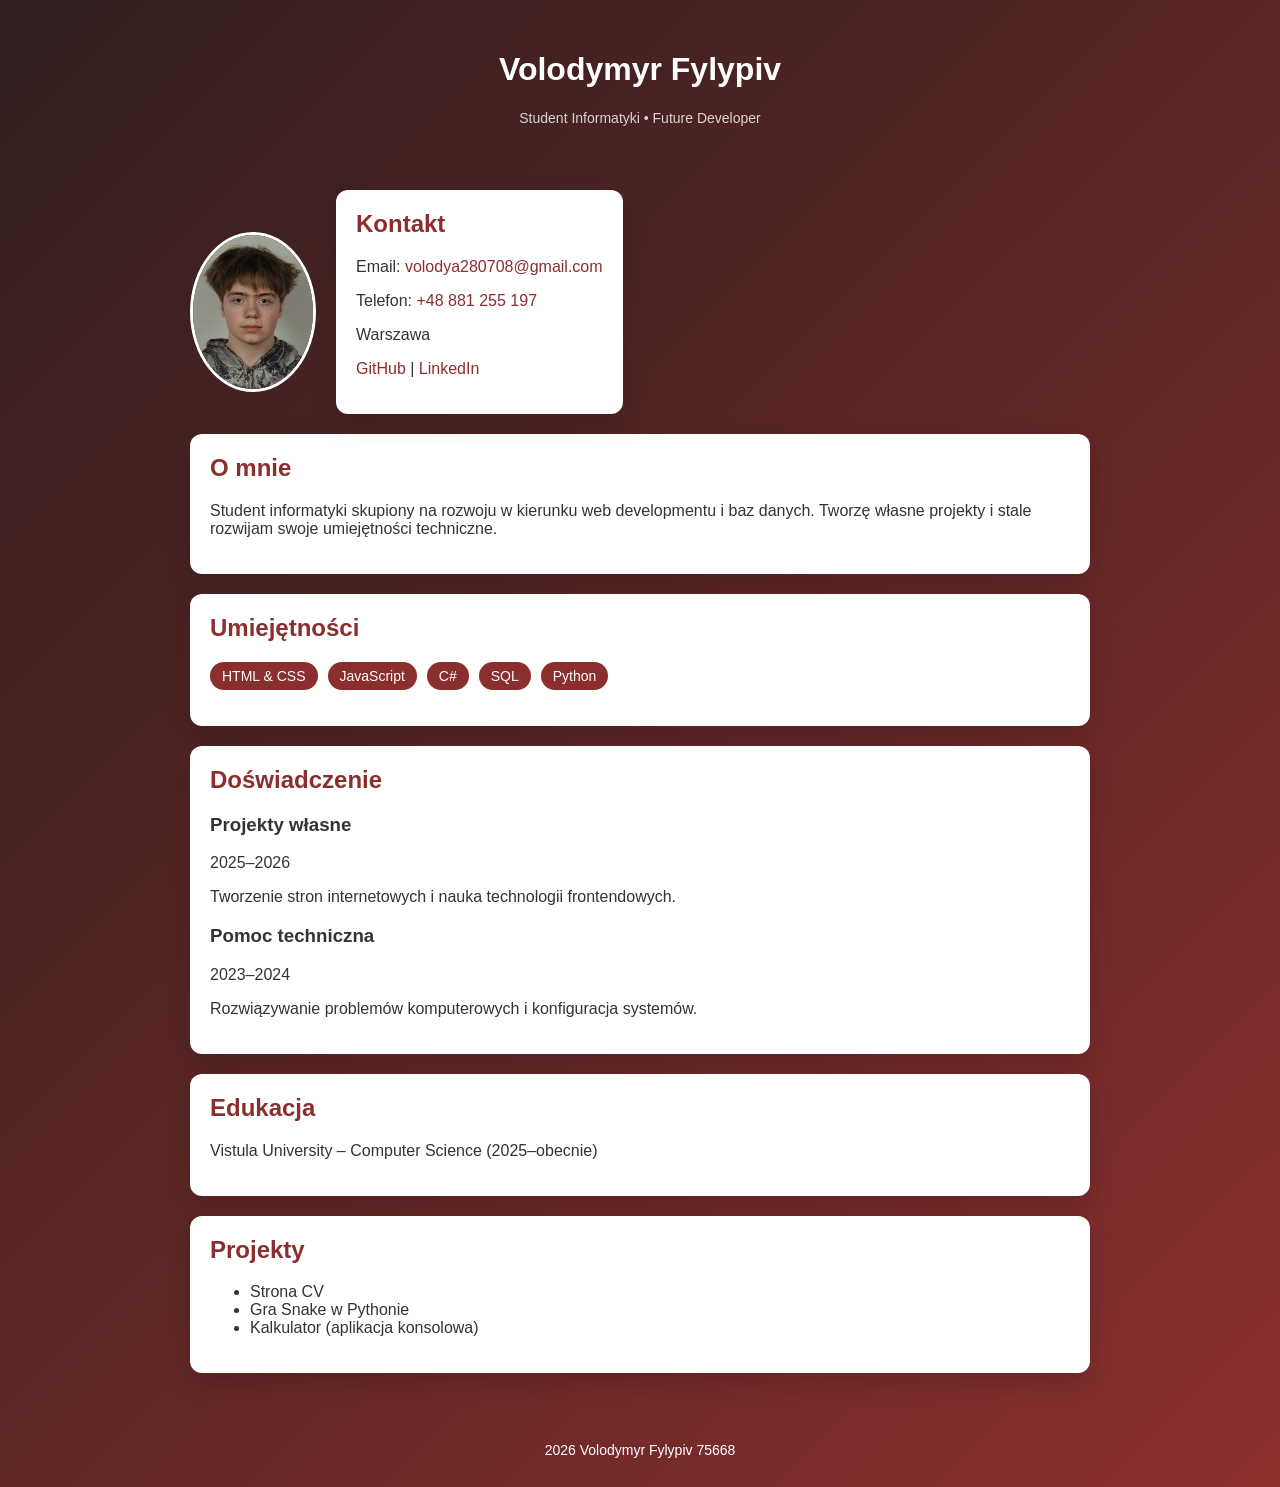
<file: zad3_motyw/index.html>
<!DOCTYPE html>
<html lang="pl">
<head>
    <meta charset="UTF-8">
    <meta name="viewport" content="width=device-width, initial-scale=1.0">
    <title>Volodymyr Fylypiv - CV</title>

    <link rel="stylesheet" href="red.css">
</head>
<body>

<header class="header">
    <h1>Volodymyr Fylypiv</h1>
    <p class="subtitle">Student Informatyki • Future Developer</p>
</header>

<main class="container">

    <div class="top">
        <img src="myphoto.jpg" alt="zdjęcie" class="photo">

        <section class="card">
            <h2>Kontakt</h2>
            <p>Email: <a href="mailto:volodya280708@gmail.com">volodya280708@gmail.com</a></p>

            <p>Telefon: <a href="tel:+488881255197">+48 881 255 197</a></p>

            <p>Warszawa</p>

            <p>
                <a href="https://github.com/75668fylypiv" target="_blank" rel="noopener noreferrer">GitHub</a> |
                <a href="https://www.linkedin.com/in/volodymyr-fylypiv-9313aa3b9/" target="_blank" rel="noopener noreferrer">LinkedIn</a>
            </p>
        </section>
    </div>

    <section class="card">
        <h2>O mnie</h2>
        <p>
            Student informatyki skupiony na rozwoju w kierunku web developmentu i baz danych.
            Tworzę własne projekty i stale rozwijam swoje umiejętności techniczne.
        </p>
    </section>

    <section class="card">
        <h2>Umiejętności</h2>
        <ul class="skills">
            <li>HTML & CSS</li>
            <li>JavaScript</li>
            <li>C#</li>
            <li>SQL</li>
            <li>Python</li>
        </ul>

    </section>

    <section class="card">
        <h2>Doświadczenie</h2>


        <article>
            <h3>Projekty własne</h3>
            <p>2025–2026</p>
            <p>Tworzenie stron internetowych i nauka technologii frontendowych.</p>
        </article>



        <article>
            <h3>Pomoc techniczna</h3>
            <p>2023–2024</p>
            <p>Rozwiązywanie problemów komputerowych i konfiguracja systemów.</p>
        </article>

    </section>

    <section class="card">
        <h2>Edukacja</h2>

        <p>Vistula University – Computer Science (2025–obecnie)</p>
    </section>


    <section class="card">
        <h2>Projekty</h2>
        <ul>
            <li>Strona CV</li>
            <li>Gra Snake w Pythonie</li>
            <li>Kalkulator (aplikacja konsolowa)</li>

        </ul>
    </section>

</main>

<footer>
    <p>2026 Volodymyr Fylypiv 75668</p>

</footer>

</body>

</html>
</file>
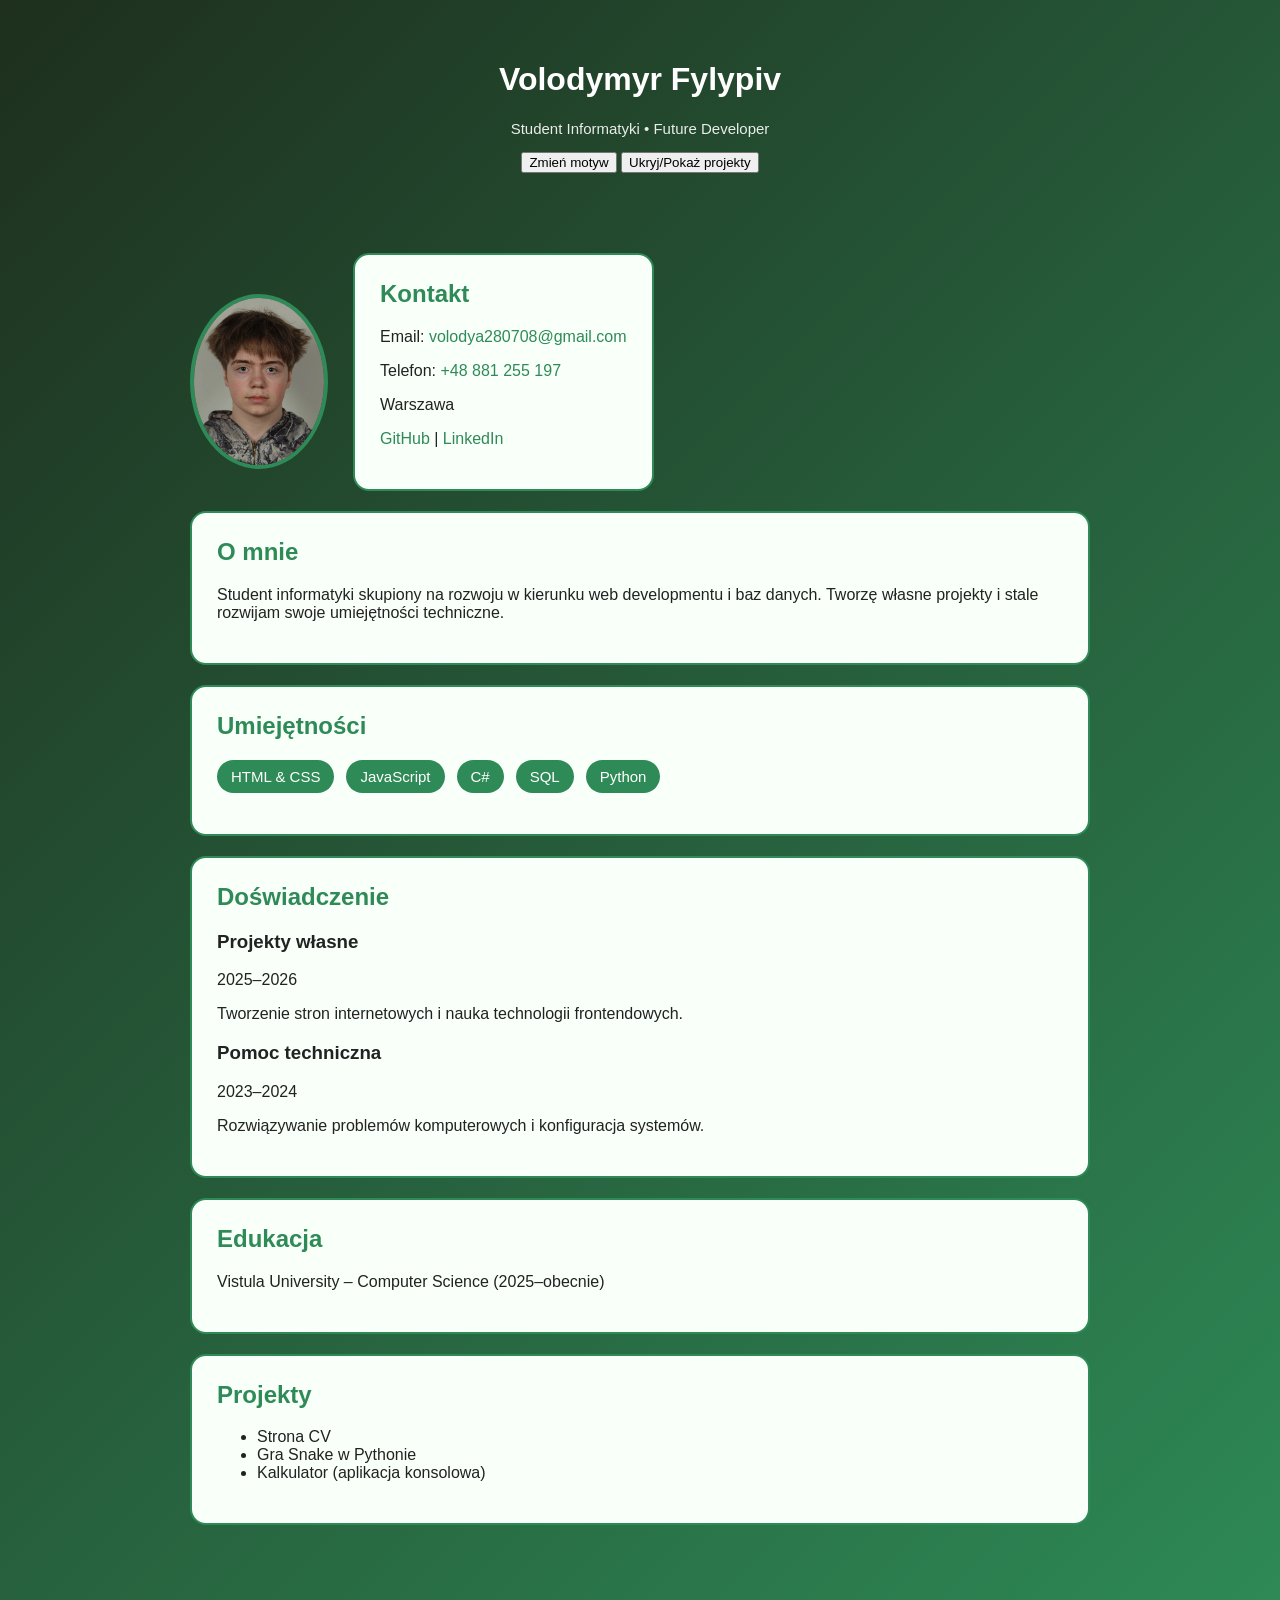
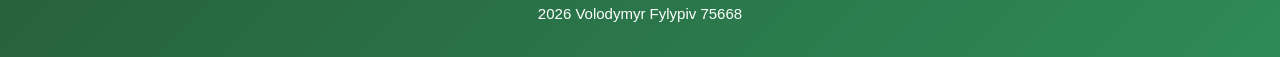
<file: zad4_js/index.html>
<!DOCTYPE html>
<html lang="pl">
<head>
    <meta charset="UTF-8">
    <meta name="viewport" content="width=device-width, initial-scale=1.0">
    <title>Volodymyr Fylypiv - CV</title>

    <link rel="stylesheet" href="green.css">
</head>

<body>

<header class="header">
    <h1>Volodymyr Fylypiv</h1>
    <p class="subtitle">Student Informatyki • Future Developer</p>
    <div style="text-align:center; margin: 15px;">
    <button onclick="changeTheme()">Zmień motyw</button>
    <button onclick="toggleProjects()">Ukryj/Pokaż projekty</button>
</div>
</header>

<main class="container">

    <div class="top">
        <img src="myphoto.jpg" alt="zdjęcie" class="photo">

        <section class="card">
            <h2>Kontakt</h2>
            <p>Email: <a href="mailto:volodya280708@gmail.com">volodya280708@gmail.com</a></p>

            <p>Telefon: <a href="tel:+488881255197">+48 881 255 197</a></p>

            <p>Warszawa</p>

            <p>
                <a href="https://github.com/75668fylypiv" target="_blank" rel="noopener noreferrer">GitHub</a> |
                <a href="https://www.linkedin.com/in/volodymyr-fylypiv-9313aa3b9/" target="_blank" rel="noopener noreferrer">LinkedIn</a>
            </p>
        </section>
    </div>

    <section class="card">
        <h2>O mnie</h2>
        <p>
            Student informatyki skupiony na rozwoju w kierunku web developmentu i baz danych.
            Tworzę własne projekty i stale rozwijam swoje umiejętności techniczne.
        </p>
    </section>

    <section class="card">
        <h2>Umiejętności</h2>
        <ul class="skills">
            <li>HTML & CSS</li>
            <li>JavaScript</li>
            <li>C#</li>
            <li>SQL</li>
            <li>Python</li>
        </ul>

    </section>

    <section class="card">
        <h2>Doświadczenie</h2>


        <article>
            <h3>Projekty własne</h3>
            <p>2025–2026</p>
            <p>Tworzenie stron internetowych i nauka technologii frontendowych.</p>
        </article>



        <article>
            <h3>Pomoc techniczna</h3>
            <p>2023–2024</p>
            <p>Rozwiązywanie problemów komputerowych i konfiguracja systemów.</p>
        </article>

    </section>

    <section class="card">
        <h2>Edukacja</h2>

        <p>Vistula University – Computer Science (2025–obecnie)</p>
    </section>


    <section class="card">
        <h2>Projekty</h2>
        <ul>
            <li>Strona CV</li>
            <li>Gra Snake w Pythonie</li>
            <li>Kalkulator (aplikacja konsolowa)</li>

        </ul>
    </section>

</main>

<footer>
    <p>2026 Volodymyr Fylypiv 75668</p>

</footer>
<script src="script.js"></script>
</body>

</html>
</file>
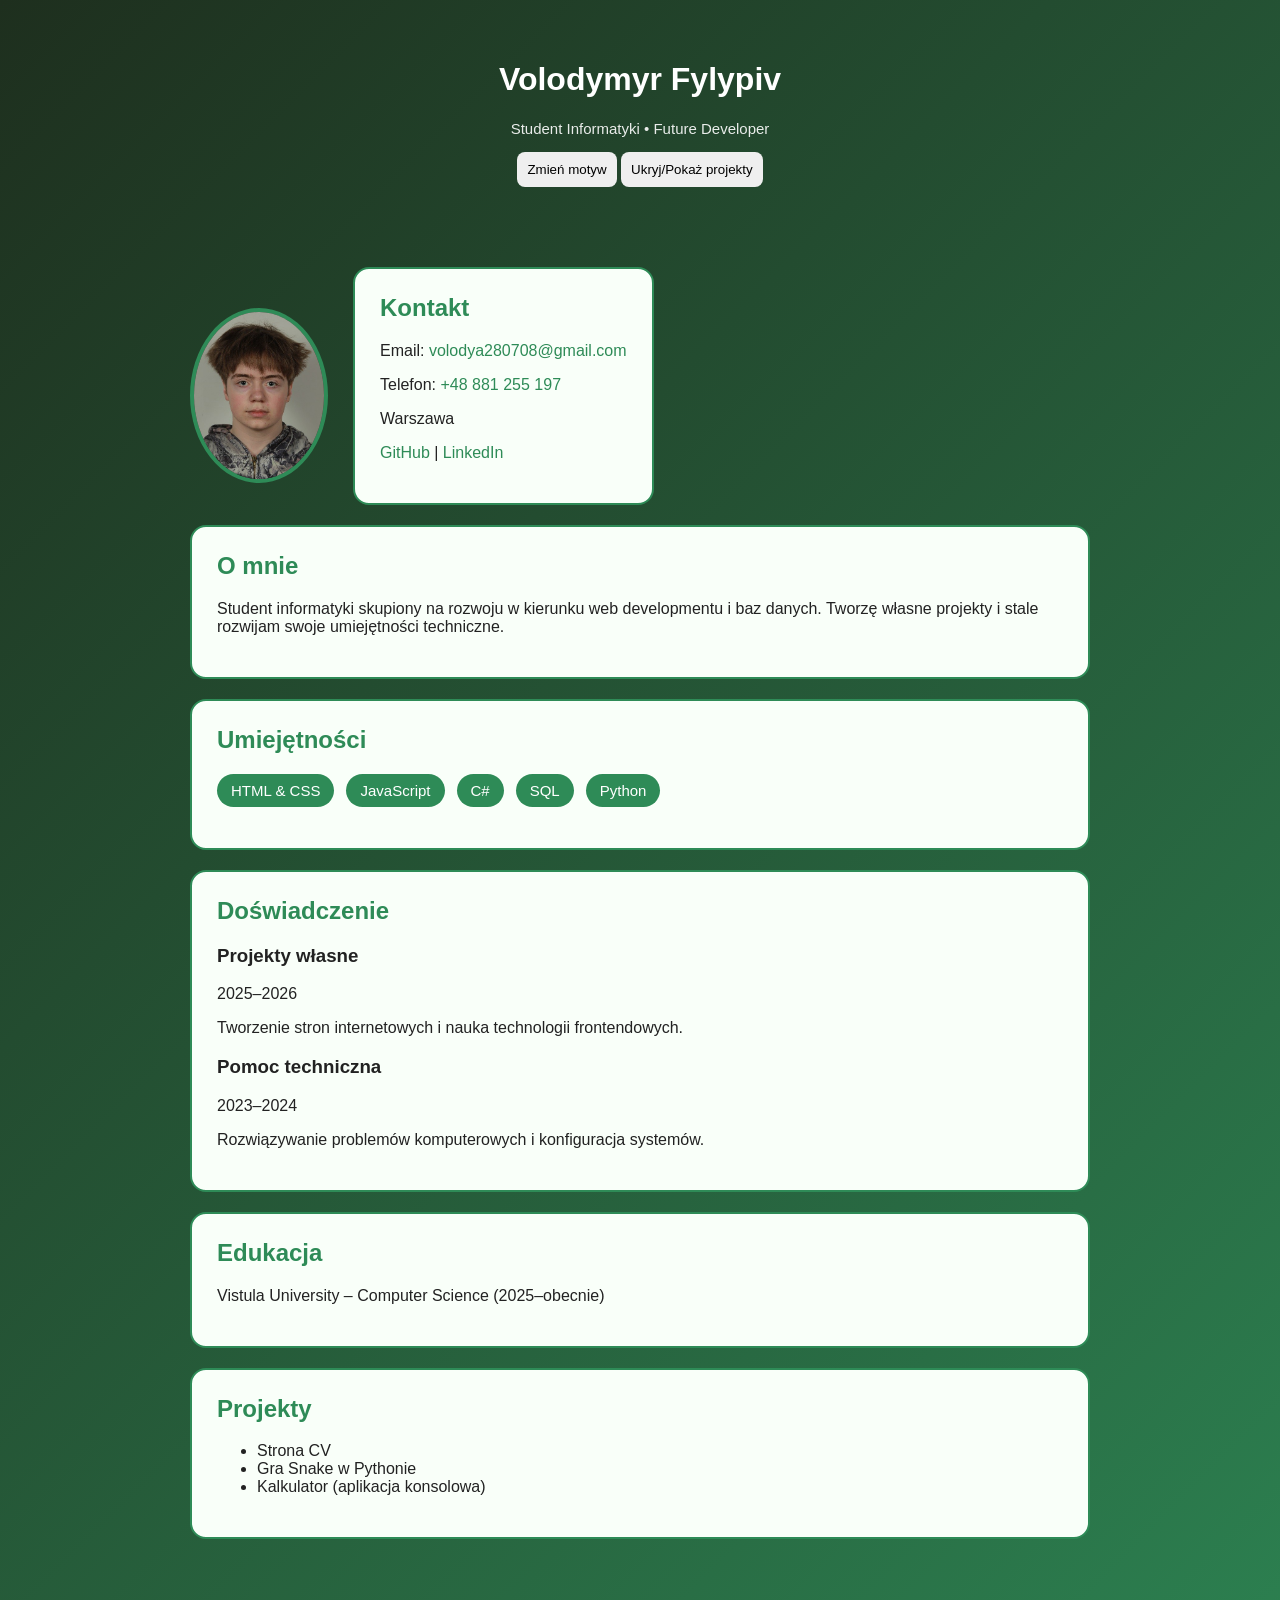
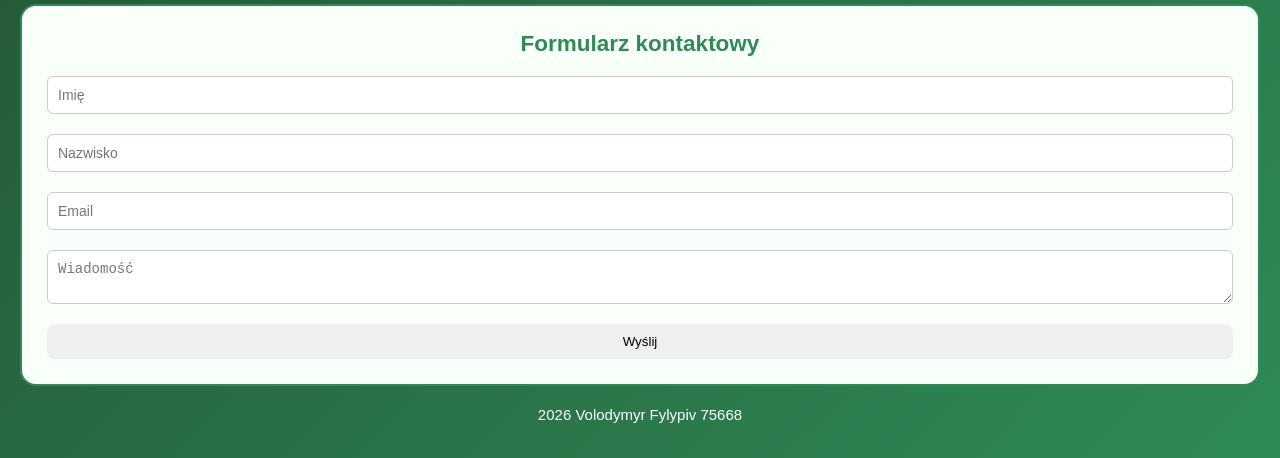
<file: zad5_form/index.html>
<!DOCTYPE html>
<html lang="pl">
<head>
    <meta charset="UTF-8">
    <meta name="viewport" content="width=device-width, initial-scale=1.0">
    <title>Volodymyr Fylypiv - CV</title>

    <link id="theme-style" rel="stylesheet" href="green.css">
</head>

<body>

<header class="header">
    <h1>Volodymyr Fylypiv</h1>
    <p class="subtitle">Student Informatyki • Future Developer</p>
    <div style="text-align:center; margin: 15px;">
    <button id="themeBtn" onclick="changeTheme()">Zmień motyw</button>
    <button onclick="toggleProjects()">Ukryj/Pokaż projekty</button>
    
</div>
</header>

<main class="container">
    
    <div class="top">
        <img src="myphoto.jpg" alt="zdjęcie" class="photo">

        <section class="card">
            <h2>Kontakt</h2>
            <p>Email: <a href="mailto:volodya280708@gmail.com">volodya280708@gmail.com</a></p>

            <p>Telefon: <a href="tel:+488881255197">+48 881 255 197</a></p>

            <p>Warszawa</p>

            <p>
                <a href="https://github.com/75668fylypiv" target="_blank" rel="noopener noreferrer">GitHub</a> |
                <a href="https://www.linkedin.com/in/volodymyr-fylypiv-9313aa3b9/" target="_blank" rel="noopener noreferrer">LinkedIn</a>
            </p>
        </section>
    </div>

    <section class="card">
        <h2>O mnie</h2>
        <p>
            Student informatyki skupiony na rozwoju w kierunku web developmentu i baz danych.
            Tworzę własne projekty i stale rozwijam swoje umiejętności techniczne.
        </p>
    </section>

    <section class="card">
        <h2>Umiejętności</h2>
        <ul class="skills">
            <li>HTML & CSS</li>
            <li>JavaScript</li>
            <li>C#</li>
            <li>SQL</li>
            <li>Python</li>
        </ul>

    </section>

    <section class="card">
        <h2>Doświadczenie</h2>


        <article>
            <h3>Projekty własne</h3>
            <p>2025–2026</p>
            <p>Tworzenie stron internetowych i nauka technologii frontendowych.</p>
        </article>



        <article>
            <h3>Pomoc techniczna</h3>
            <p>2023–2024</p>
            <p>Rozwiązywanie problemów komputerowych i konfiguracja systemów.</p>
        </article>

    </section>

    <section class="card">
        <h2>Edukacja</h2>

        <p>Vistula University – Computer Science (2025–obecnie)</p>
    </section>


    <section class="card" id="projects">
        <h2>Projekty</h2>
        <ul>
            <li>Strona CV</li>
            <li>Gra Snake w Pythonie</li>
            <li>Kalkulator (aplikacja konsolowa)</li>

        </ul>
    </section>

</main>

<footer>
    <section class="card">
    <h2>Formularz kontaktowy</h2>

    <form id="contactForm">

        <input type="text" id="name" placeholder="Imię">
        <p class="error" id="nameError"></p>

        <input type="text" id="surname" placeholder="Nazwisko">
        <p class="error" id="surnameError"></p>

        <input type="text" id="email" placeholder="Email">
        <p class="error" id="emailError"></p>

        <textarea id="message" placeholder="Wiadomość"></textarea>
        <p class="error" id="messageError"></p>

        <button type="submit">Wyślij</button>

    </form>
</section>
    <p>2026 Volodymyr Fylypiv 75668</p>

</footer>
<script src="script.js"></script>
</body>

</html>
</file>
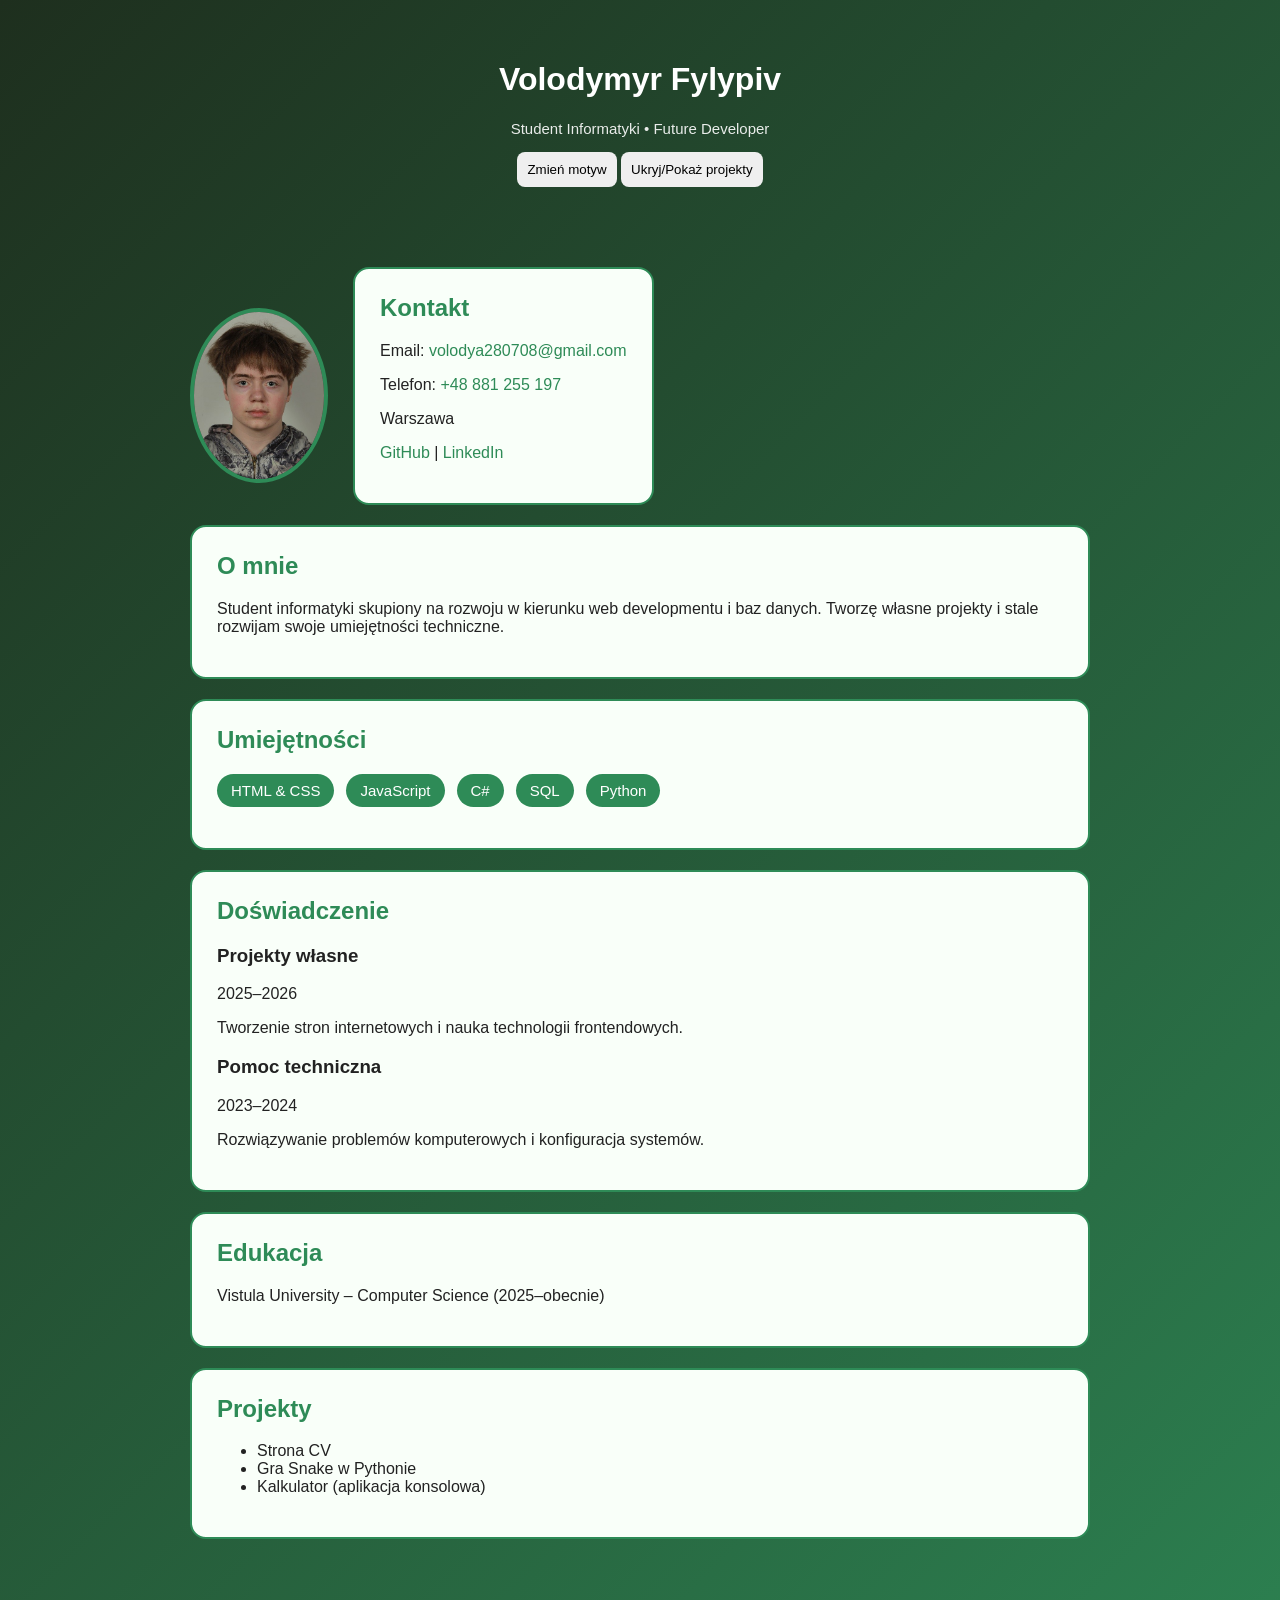
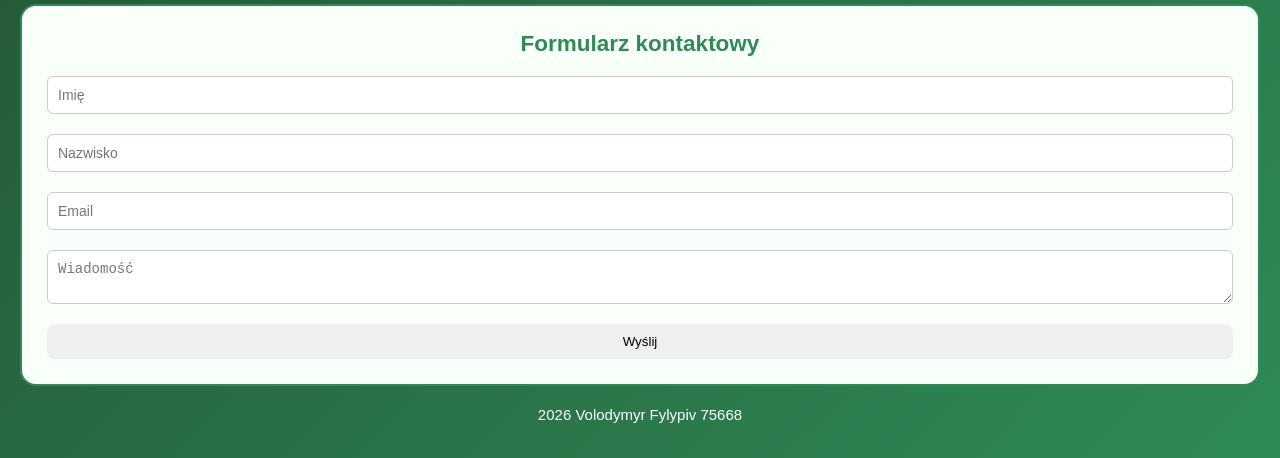
<file: zad6_json/index.html>
<!DOCTYPE html>
<html lang="pl">
<head>
    <meta charset="UTF-8">
    <meta name="viewport" content="width=device-width, initial-scale=1.0">
    <title>Volodymyr Fylypiv - CV</title>

    <link id="theme-style" rel="stylesheet" href="green.css">
</head>

<body>

<header class="header">
    <h1>Volodymyr Fylypiv</h1>
    <p class="subtitle">Student Informatyki • Future Developer</p>
    <div class="buttons">
    <button id="themeBtn" onclick="changeTheme()">Zmień motyw</button>
    <button onclick="toggleProjects()">Ukryj/Pokaż projekty</button>
    
</div>
</header>

<main class="container">
    
    <div class="top">
        <img src="myphoto.jpg" alt="zdjęcie" class="photo">

        <section class="card">
            <h2>Kontakt</h2>
            <p>Email: <a href="mailto:volodya280708@gmail.com">volodya280708@gmail.com</a></p>

            <p>Telefon: <a href="tel:+488881255197">+48 881 255 197</a></p>

            <p>Warszawa</p>

            <p>
                <a href="https://github.com/75668fylypiv" target="_blank" rel="noopener noreferrer">GitHub</a> |
                <a href="https://www.linkedin.com/in/volodymyr-fylypiv-9313aa3b9/" target="_blank" rel="noopener noreferrer">LinkedIn</a>
            </p>
        </section>
    </div>

    <section class="card">
        <h2>O mnie</h2>
        <p>
            Student informatyki skupiony na rozwoju w kierunku web developmentu i baz danych.
            Tworzę własne projekty i stale rozwijam swoje umiejętności techniczne.
        </p>
    </section>

    <section class="card">
        <h2>Umiejętności</h2>
        <ul class="skills" id="skillsList"></ul>
    </section>

    <section class="card">
        <h2>Doświadczenie</h2>


        <article>
            <h3>Projekty własne</h3>
            <p>2025–2026</p>
            <p>Tworzenie stron internetowych i nauka technologii frontendowych.</p>
        </article>



        <article>
            <h3>Pomoc techniczna</h3>
            <p>2023–2024</p>
            <p>Rozwiązywanie problemów komputerowych i konfiguracja systemów.</p>
        </article>

    </section>

    <section class="card">
        <h2>Edukacja</h2>

        <p>Vistula University – Computer Science (2025–obecnie)</p>
    </section>


    <section class="card" id="projects">
        <h2>Projekty</h2>
        <ul id="projectsList"></ul>
    </section>

</main>

<footer>
    <section class="card">
    <h2>Formularz kontaktowy</h2>

    <form id="contactForm">

        <input type="text" id="name" placeholder="Imię">
        <p class="error" id="nameError"></p>

        <input type="text" id="surname" placeholder="Nazwisko">
        <p class="error" id="surnameError"></p>

        <input type="text" id="email" placeholder="Email">
        <p class="error" id="emailError"></p>

        <textarea id="message" placeholder="Wiadomość"></textarea>
        <p class="error" id="messageError"></p>

        <button type="submit">Wyślij</button>

    </form>
</section>
    <p>2026 Volodymyr Fylypiv 75668</p>

</footer>
<script src="script.js"></script>
</body>

</html>
</file>
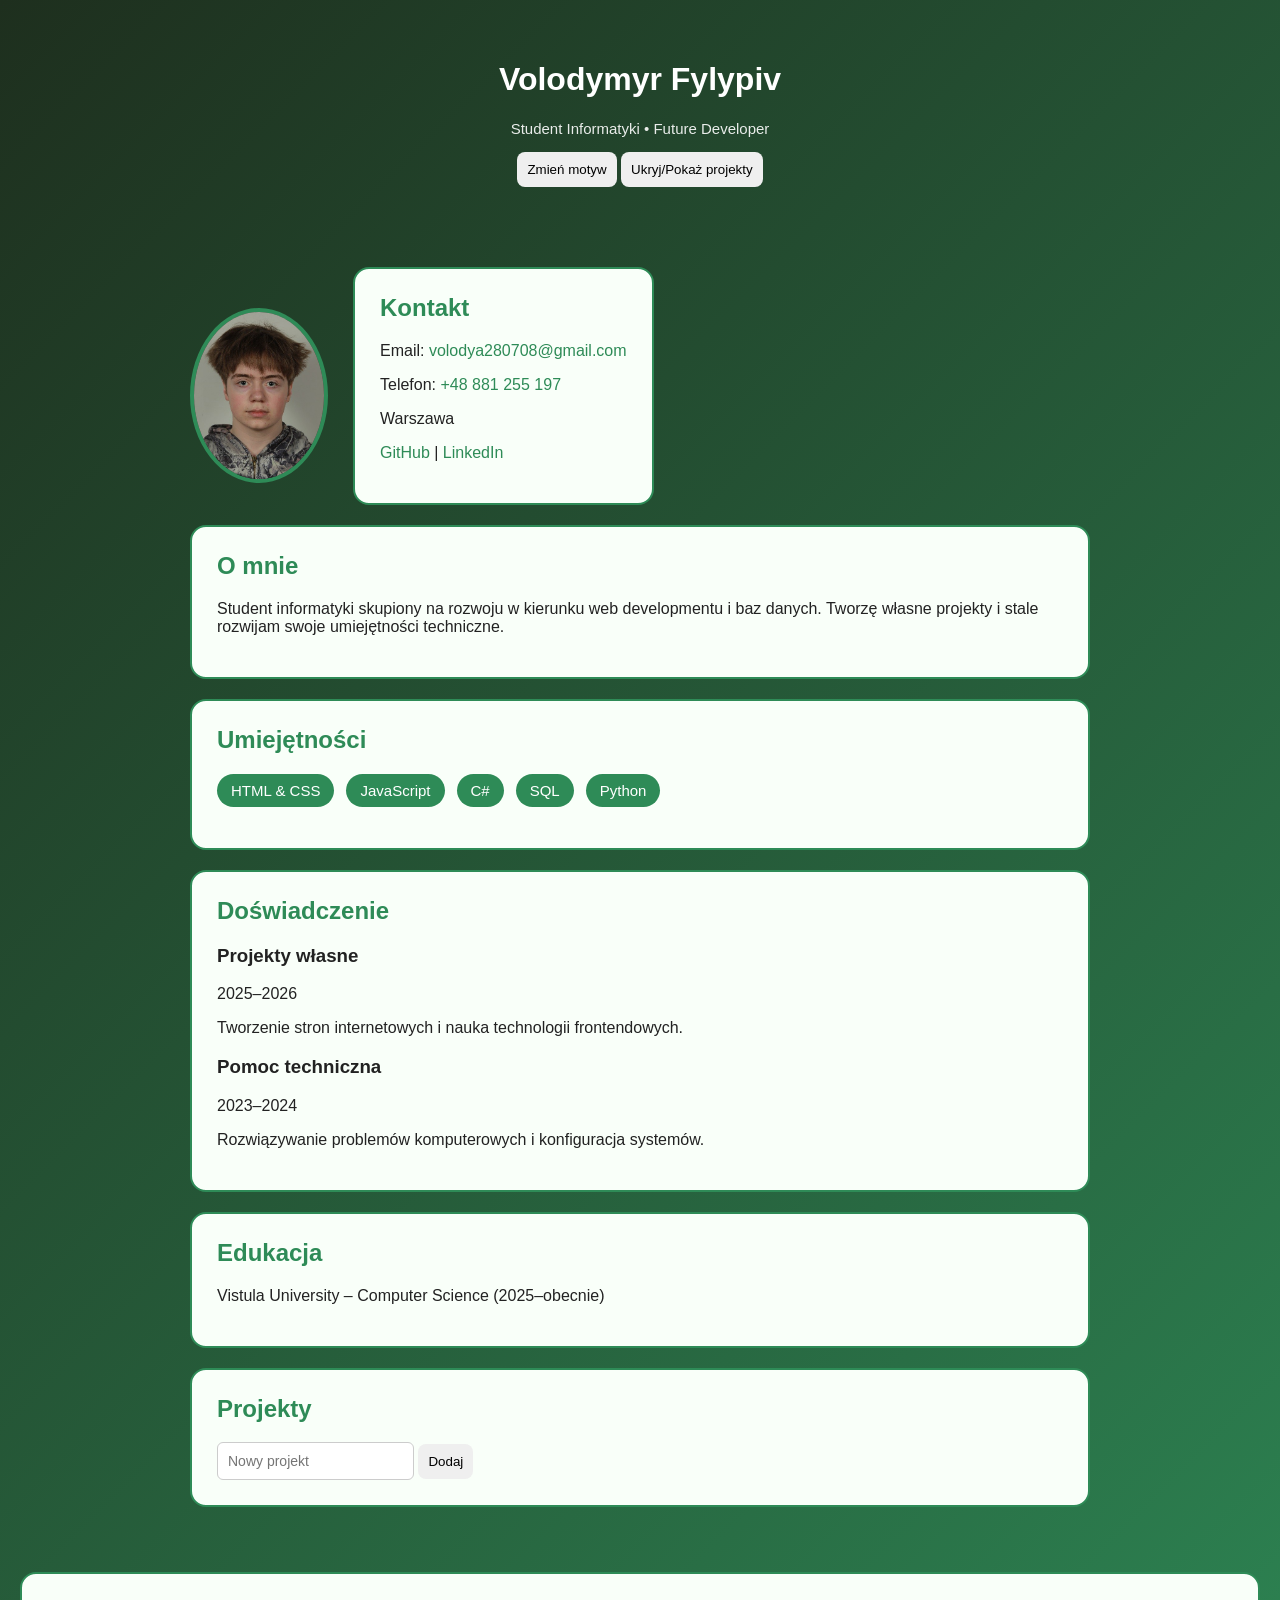
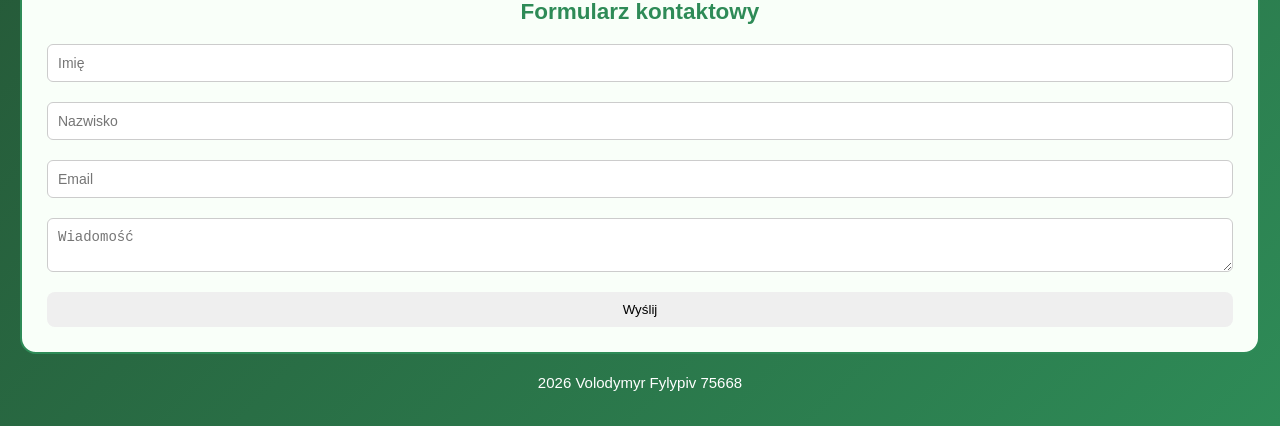
<file: zad7_storage/index.html>
<!DOCTYPE html>
<html lang="pl">
<head>
    <meta charset="UTF-8">
    <meta name="viewport" content="width=device-width, initial-scale=1.0">
    <title>Volodymyr Fylypiv - CV</title>

    <link id="theme-style" rel="stylesheet" href="green.css">
</head>

<body>

<header class="header">
    <h1>Volodymyr Fylypiv</h1>
    <p class="subtitle">Student Informatyki • Future Developer</p>
    <div class="buttons">
    <button id="themeBtn" onclick="changeTheme()">Zmień motyw</button>
    <button onclick="toggleProjects()">Ukryj/Pokaż projekty</button>
    
</div>
</header>

<main class="container">
    
    <div class="top">
        <img src="myphoto.jpg" alt="zdjęcie" class="photo">

        <section class="card">
            <h2>Kontakt</h2>
            <p>Email: <a href="mailto:volodya280708@gmail.com">volodya280708@gmail.com</a></p>

            <p>Telefon: <a href="tel:+488881255197">+48 881 255 197</a></p>

            <p>Warszawa</p>

            <p>
                <a href="https://github.com/75668fylypiv" target="_blank" rel="noopener noreferrer">GitHub</a> |
                <a href="https://www.linkedin.com/in/volodymyr-fylypiv-9313aa3b9/" target="_blank" rel="noopener noreferrer">LinkedIn</a>
            </p>
        </section>
    </div>

    <section class="card">
        <h2>O mnie</h2>
        <p>
            Student informatyki skupiony na rozwoju w kierunku web developmentu i baz danych.
            Tworzę własne projekty i stale rozwijam swoje umiejętności techniczne.
        </p>
    </section>

    <section class="card">
        <h2>Umiejętności</h2>
        <ul class="skills" id="skillsList"></ul>
    </section>

    <section class="card">
        <h2>Doświadczenie</h2>


        <article>
            <h3>Projekty własne</h3>
            <p>2025–2026</p>
            <p>Tworzenie stron internetowych i nauka technologii frontendowych.</p>
        </article>



        <article>
            <h3>Pomoc techniczna</h3>
            <p>2023–2024</p>
            <p>Rozwiązywanie problemów komputerowych i konfiguracja systemów.</p>
        </article>

    </section>

    <section class="card">
        <h2>Edukacja</h2>

        <p>Vistula University – Computer Science (2025–obecnie)</p>
    </section>


    <section class="card" id="projects">
        <h2>Projekty</h2>
        <ul id="projectsList"></ul>

        <input type="text" id="newProject" placeholder="Nowy projekt">
        <button onclick="addProject()">Dodaj</button>
    </section>

</main>

<footer>
    <section class="card">
    <h2>Formularz kontaktowy</h2>

    <form id="contactForm">

        <input type="text" id="name" placeholder="Imię">
        <p class="error" id="nameError"></p>

        <input type="text" id="surname" placeholder="Nazwisko">
        <p class="error" id="surnameError"></p>

        <input type="text" id="email" placeholder="Email">
        <p class="error" id="emailError"></p>

        <textarea id="message" placeholder="Wiadomość"></textarea>
        <p class="error" id="messageError"></p>

        <button type="submit">Wyślij</button>

    </form>
</section>
    <p>2026 Volodymyr Fylypiv 75668</p>

</footer>
<script src="script.js"></script>
</body>

</html>
</file>
<file: zad3_motyw/red.css>
body {
    margin: 0;
    font-family: 'Segoe UI', sans-serif;
    background: linear-gradient(135deg, #2f1e1e, #8b2e2e);
    color: #333;

}

.header {
    text-align: center;
    padding: 30px 20px;
    color: white;

}



.subtitle {
    opacity: 0.8;
    font-size: 14px;
}

.container {
    max-width: 900px;
    margin: auto;
    padding: 20px;
}

.top {
    display: flex;
    gap: 20px;
    align-items: center;
    flex-wrap: wrap;
}

.photo {
    width: 120px;
    border-radius: 50%;
    border: 3px solid white;
}



.card {
    background: white;
    padding: 20px;
    border-radius: 12px;
    margin-bottom: 20px;
    box-shadow: 0 10px 25px rgba(0,0,0,0.15);
    transition: transform 0.2s;
    
}

.card:hover {
    transform: translateY(-5px);
}



h2 {
    margin-top: 0;
    color: #8b2e2e;
}

.skills {
    display: flex;
    flex-wrap: wrap;
    gap: 10px;
    list-style: none;
    padding: 0;
}



.skills li {
    background: #8b2e2e;
    color: white;
    padding: 6px 12px;
    border-radius: 20px;
    font-size: 14px;
}

a {
    color: #8b2e2e;
    text-decoration: none;
}

a:hover {
    text-decoration: underline;
}




footer {
    text-align: center;
    padding: 15px;
    color: white;
    font-size: 14px;
}
</file>
<file: zad4_js/green.css>
body {
    margin: 0;
    font-family: 'Segoe UI', sans-serif;
    background: linear-gradient(135deg, #1e2f1e, #2e8b57);
    color: #222;

}


.header {
    text-align: center;
    padding: 40px 20px;
    color: white;
}



.subtitle {
    opacity: 0.9;
    font-size: 15px;
}

.container {
    max-width: 900px;
    margin: auto;
    padding: 25px;
}

.top {
    display: flex;
    gap: 25px;
    align-items: center;
    flex-wrap: wrap;
}

.photo {
    width: 130px;
    border-radius: 50%;
    border: 4px solid #2e8b57;

}

.card {
    background: #f9fff9;
    padding: 25px;
    border-radius: 16px;
    margin-bottom: 20px;
    border: 2px solid #2e8b57;
    transition: transform 0.2s;

}

.card:hover {
    transform: scale(1.03);

}

h2 {
    margin-top: 0;
    color: #2e8b57;
}

.skills {
    display: flex;
    flex-wrap: wrap;
    gap: 12px;
    list-style: none;
    padding: 0;
}

.skills li {
    background: #2e8b57;
    color: white;
    padding: 8px 14px;
    border-radius: 25px;
    font-size: 15px;
}

a {
    color: #2e8b57;
    text-decoration: none;
}

a:hover {
    text-decoration: underline;
}

footer {
    text-align: center;
    padding: 20px;
    color: white;
    font-size: 15px;

}
</file>
<file: zad5_form/green.css>
body {
    margin: 0;
    font-family: 'Segoe UI', sans-serif;
    background: linear-gradient(135deg, #1e2f1e, #2e8b57);
    color: #222;

}


.header {
    text-align: center;
    padding: 40px 20px;
    color: white;
}



.subtitle {
    opacity: 0.9;
    font-size: 15px;
}

.container {
    max-width: 900px;
    margin: auto;
    padding: 25px;
}

.top {
    display: flex;
    gap: 25px;
    align-items: center;
    flex-wrap: wrap;
}

.photo {
    width: 130px;
    border-radius: 50%;
    border: 4px solid #2e8b57;

}

.card {
    background: #f9fff9;
    padding: 25px;
    border-radius: 16px;
    margin-bottom: 20px;
    border: 2px solid #2e8b57;
    transition: transform 0.2s;

}

.card:hover {
    transform: scale(1.03);

}

h2 {
    margin-top: 0;
    color: #2e8b57;
}

.skills {
    display: flex;
    flex-wrap: wrap;
    gap: 12px;
    list-style: none;
    padding: 0;
}

.skills li {
    background: #2e8b57;
    color: white;
    padding: 8px 14px;
    border-radius: 25px;
    font-size: 15px;
}

a {
    color: #2e8b57;
    text-decoration: none;
}

a:hover {
    text-decoration: underline;
}

footer {
    text-align: center;
    padding: 20px;
    color: white;
    font-size: 15px;

}

form {
    display: flex;
    flex-direction: column;
    gap: 10px;
}

input, textarea {
    padding: 10px;
    border-radius: 6px;
    border: 1px solid #ccc;
    font-size: 14px;
}

button {
    padding: 10px;
    border: none;
    cursor: pointer;
}

.error {
    color: red;
    font-size: 12px;
    margin: 0;
}

button {
    padding: 10px;
    border: none;
    cursor: pointer;
    border-radius: 8px;
}
</file>
<file: zad6_json/green.css>
body {
    margin: 0;
    font-family: 'Segoe UI', sans-serif;
    background: linear-gradient(135deg, #1e2f1e, #2e8b57);
    color: #222;

}


.header {
    text-align: center;
    padding: 40px 20px;
    color: white;
}



.subtitle {
    opacity: 0.9;
    font-size: 15px;
}

.container {
    max-width: 900px;
    margin: auto;
    padding: 25px;
}

.top {
    display: flex;
    gap: 25px;
    align-items: center;
    flex-wrap: wrap;
}

.photo {
    width: 130px;
    border-radius: 50%;
    border: 4px solid #2e8b57;

}

.card {
    background: #f9fff9;
    padding: 25px;
    border-radius: 16px;
    margin-bottom: 20px;
    border: 2px solid #2e8b57;
    transition: transform 0.2s;

}

.card:hover {
    transform: scale(1.03);

}

h2 {
    margin-top: 0;
    color: #2e8b57;
}

.skills {
    display: flex;
    flex-wrap: wrap;
    gap: 12px;
    list-style: none;
    padding: 0;
}

.skills li {
    background: #2e8b57;
    color: white;
    padding: 8px 14px;
    border-radius: 25px;
    font-size: 15px;
}

a {
    color: #2e8b57;
    text-decoration: none;
}

a:hover {
    text-decoration: underline;
}

footer {
    text-align: center;
    padding: 20px;
    color: white;
    font-size: 15px;

}

form {
    display: flex;
    flex-direction: column;
    gap: 10px;
}

input, textarea {
    padding: 10px;
    border-radius: 6px;
    border: 1px solid #ccc;
    font-size: 14px;
}

button {
    padding: 10px;
    border: none;
    cursor: pointer;
}

.error {
    color: red;
    font-size: 12px;
    margin: 0;
}

button {
    padding: 10px;
    border: none;
    cursor: pointer;
    border-radius: 8px;
}

.buttons {
    text-align: center;
    margin: 15px;
}
</file>
<file: zad7_storage/green.css>
body {
    margin: 0;
    font-family: 'Segoe UI', sans-serif;
    background: linear-gradient(135deg, #1e2f1e, #2e8b57);
    color: #222;

}


.header {
    text-align: center;
    padding: 40px 20px;
    color: white;
}



.subtitle {
    opacity: 0.9;
    font-size: 15px;
}

.container {
    max-width: 900px;
    margin: auto;
    padding: 25px;
}

.top {
    display: flex;
    gap: 25px;
    align-items: center;
    flex-wrap: wrap;
}

.photo {
    width: 130px;
    border-radius: 50%;
    border: 4px solid #2e8b57;

}

.card {
    background: #f9fff9;
    padding: 25px;
    border-radius: 16px;
    margin-bottom: 20px;
    border: 2px solid #2e8b57;
    transition: transform 0.2s;

}

.card:hover {
    transform: scale(1.03);

}

h2 {
    margin-top: 0;
    color: #2e8b57;
}

.skills {
    display: flex;
    flex-wrap: wrap;
    gap: 12px;
    list-style: none;
    padding: 0;
}

.skills li {
    background: #2e8b57;
    color: white;
    padding: 8px 14px;
    border-radius: 25px;
    font-size: 15px;
}

a {
    color: #2e8b57;
    text-decoration: none;
}

a:hover {
    text-decoration: underline;
}

footer {
    text-align: center;
    padding: 20px;
    color: white;
    font-size: 15px;

}

form {
    display: flex;
    flex-direction: column;
    gap: 10px;
}

input, textarea {
    padding: 10px;
    border-radius: 6px;
    border: 1px solid #ccc;
    font-size: 14px;
}

button {
    padding: 10px;
    border: none;
    cursor: pointer;
}

.error {
    color: red;
    font-size: 12px;
    margin: 0;
}

button {
    padding: 10px;
    border: none;
    cursor: pointer;
    border-radius: 8px;
}

.buttons {
    text-align: center;
    margin: 15px;
}
</file>
